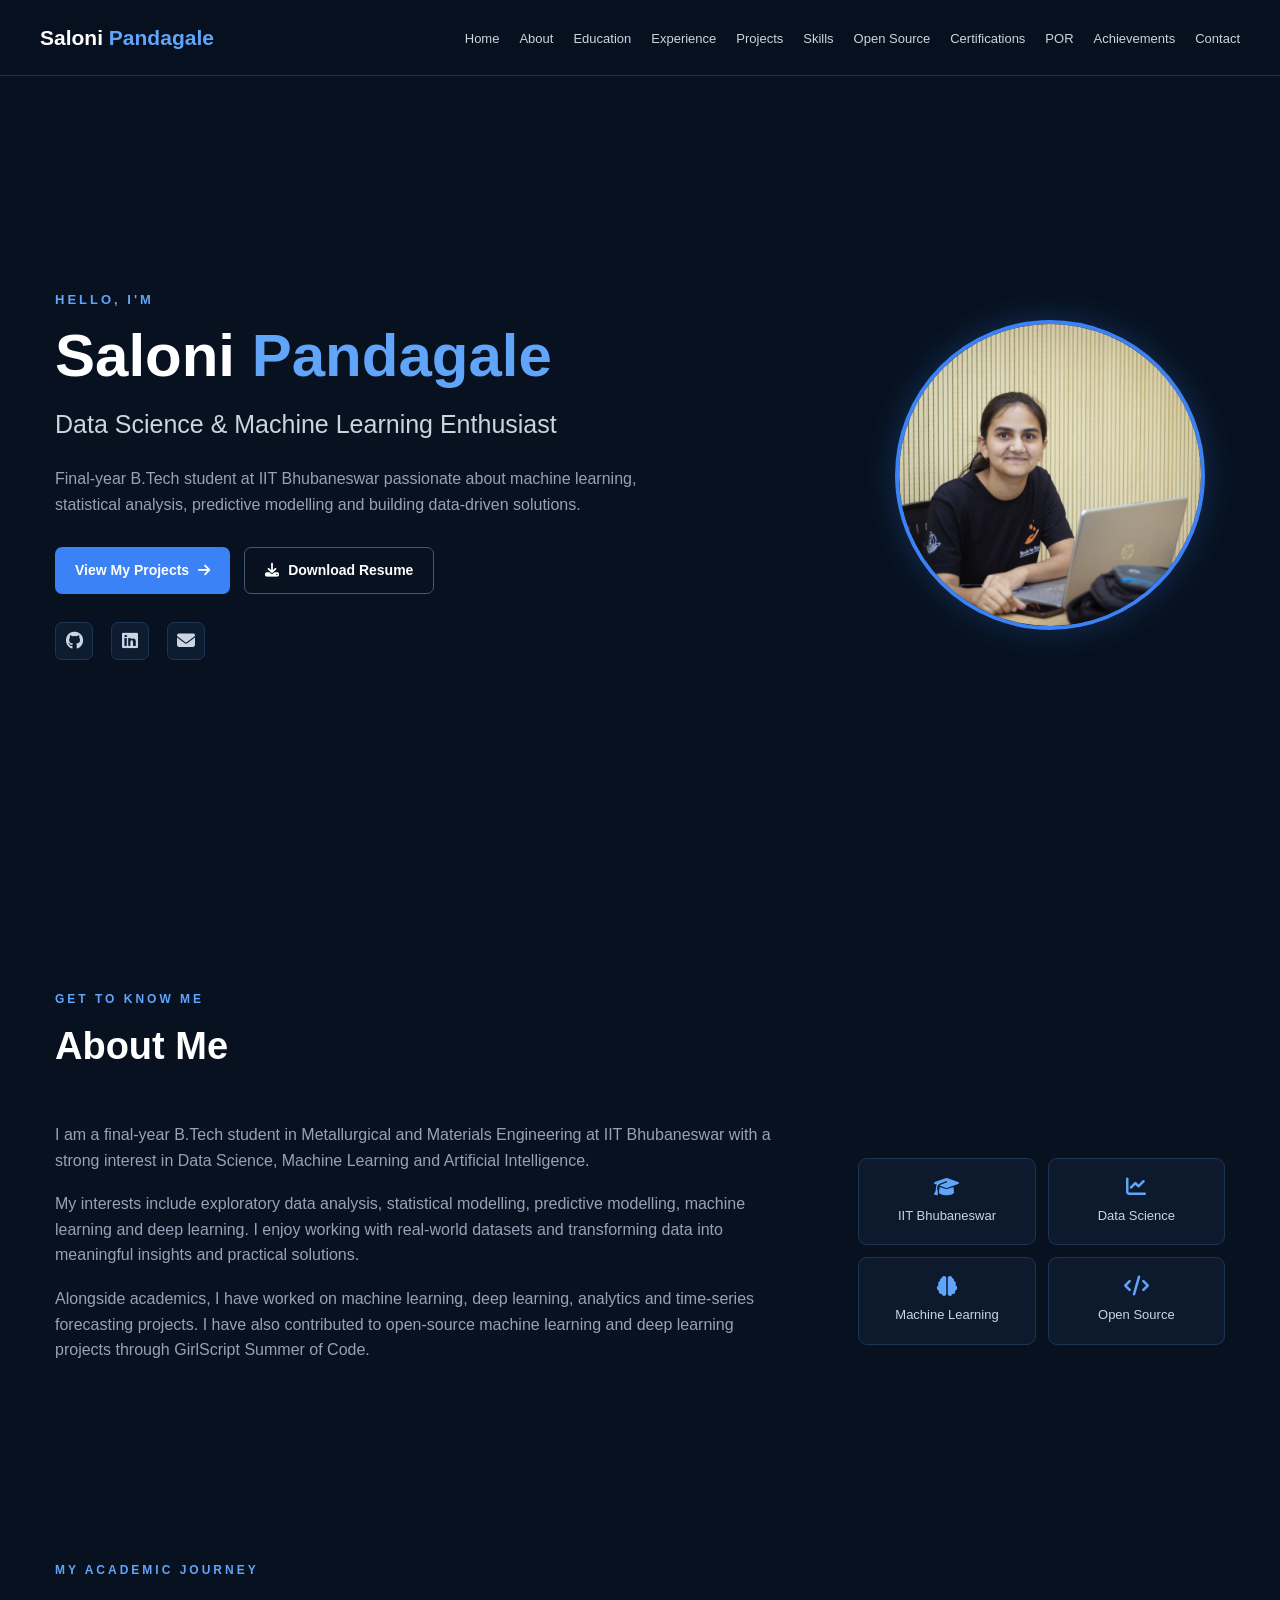
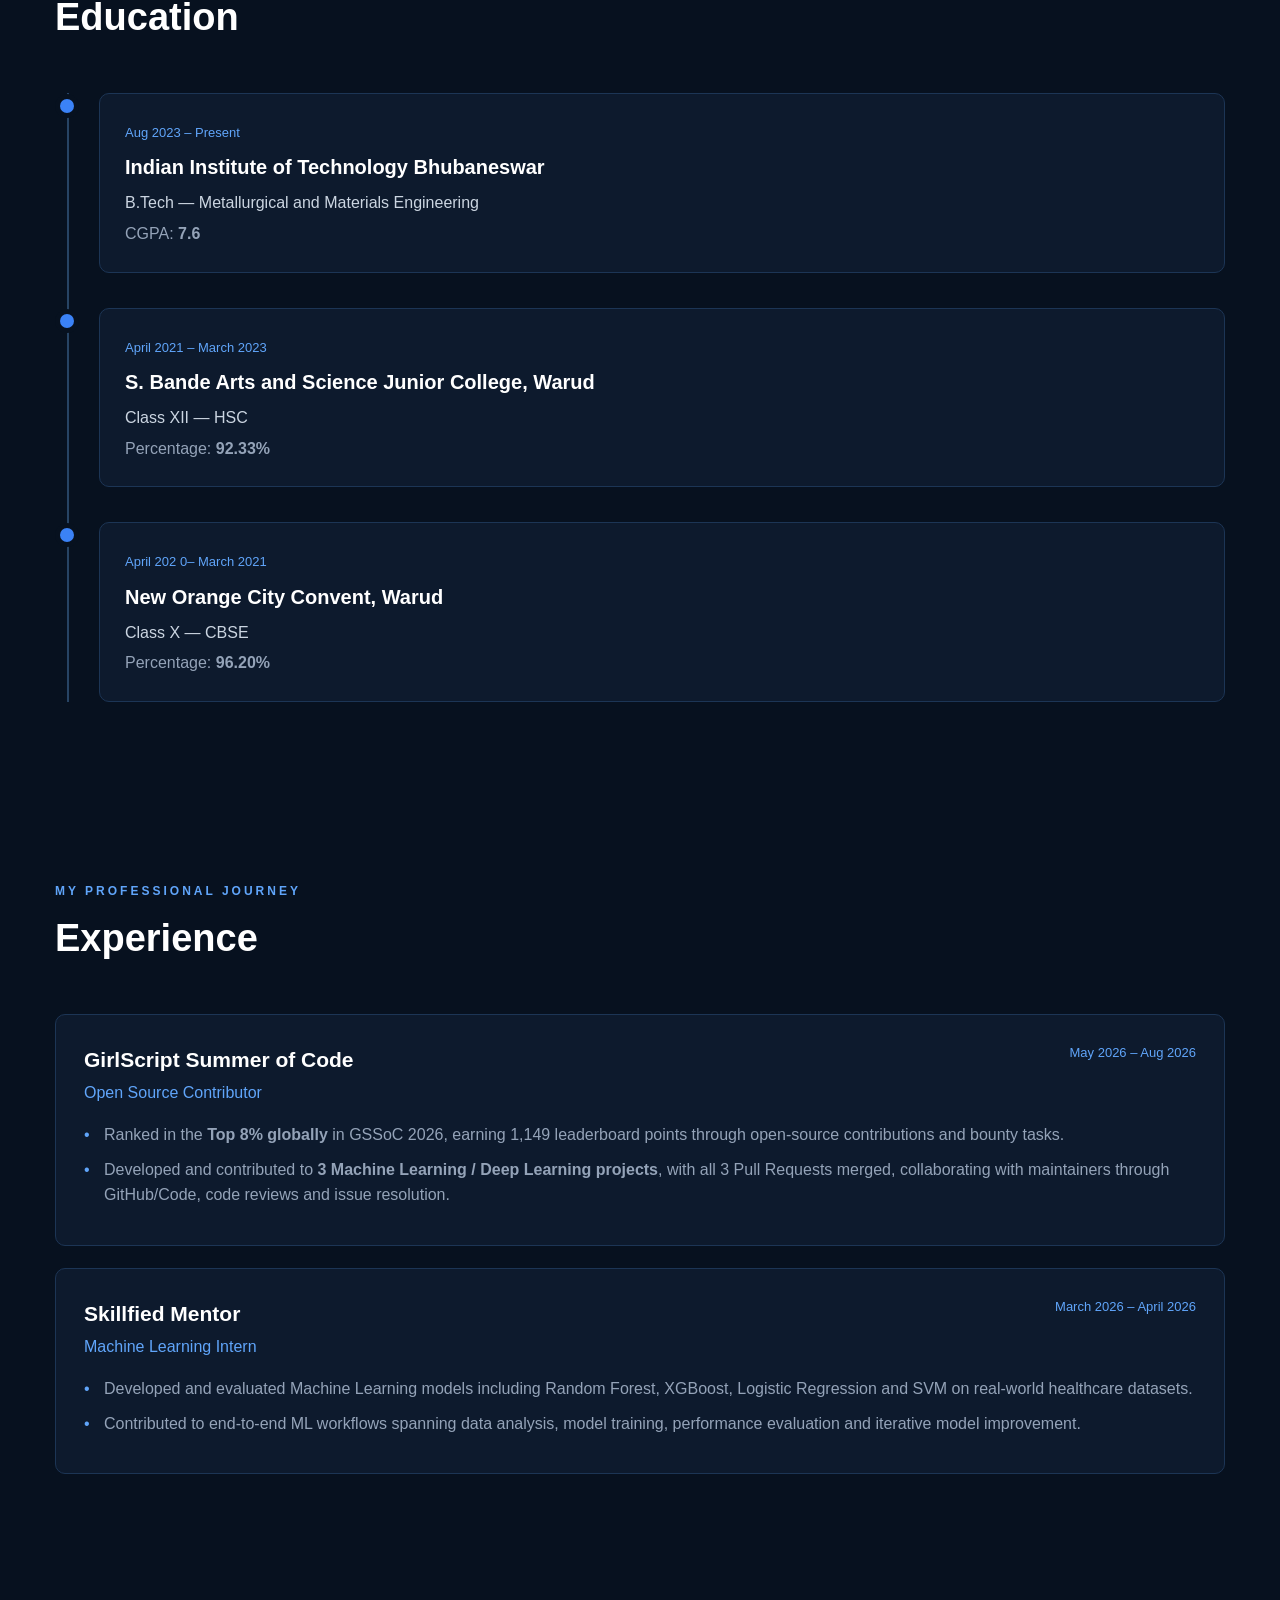
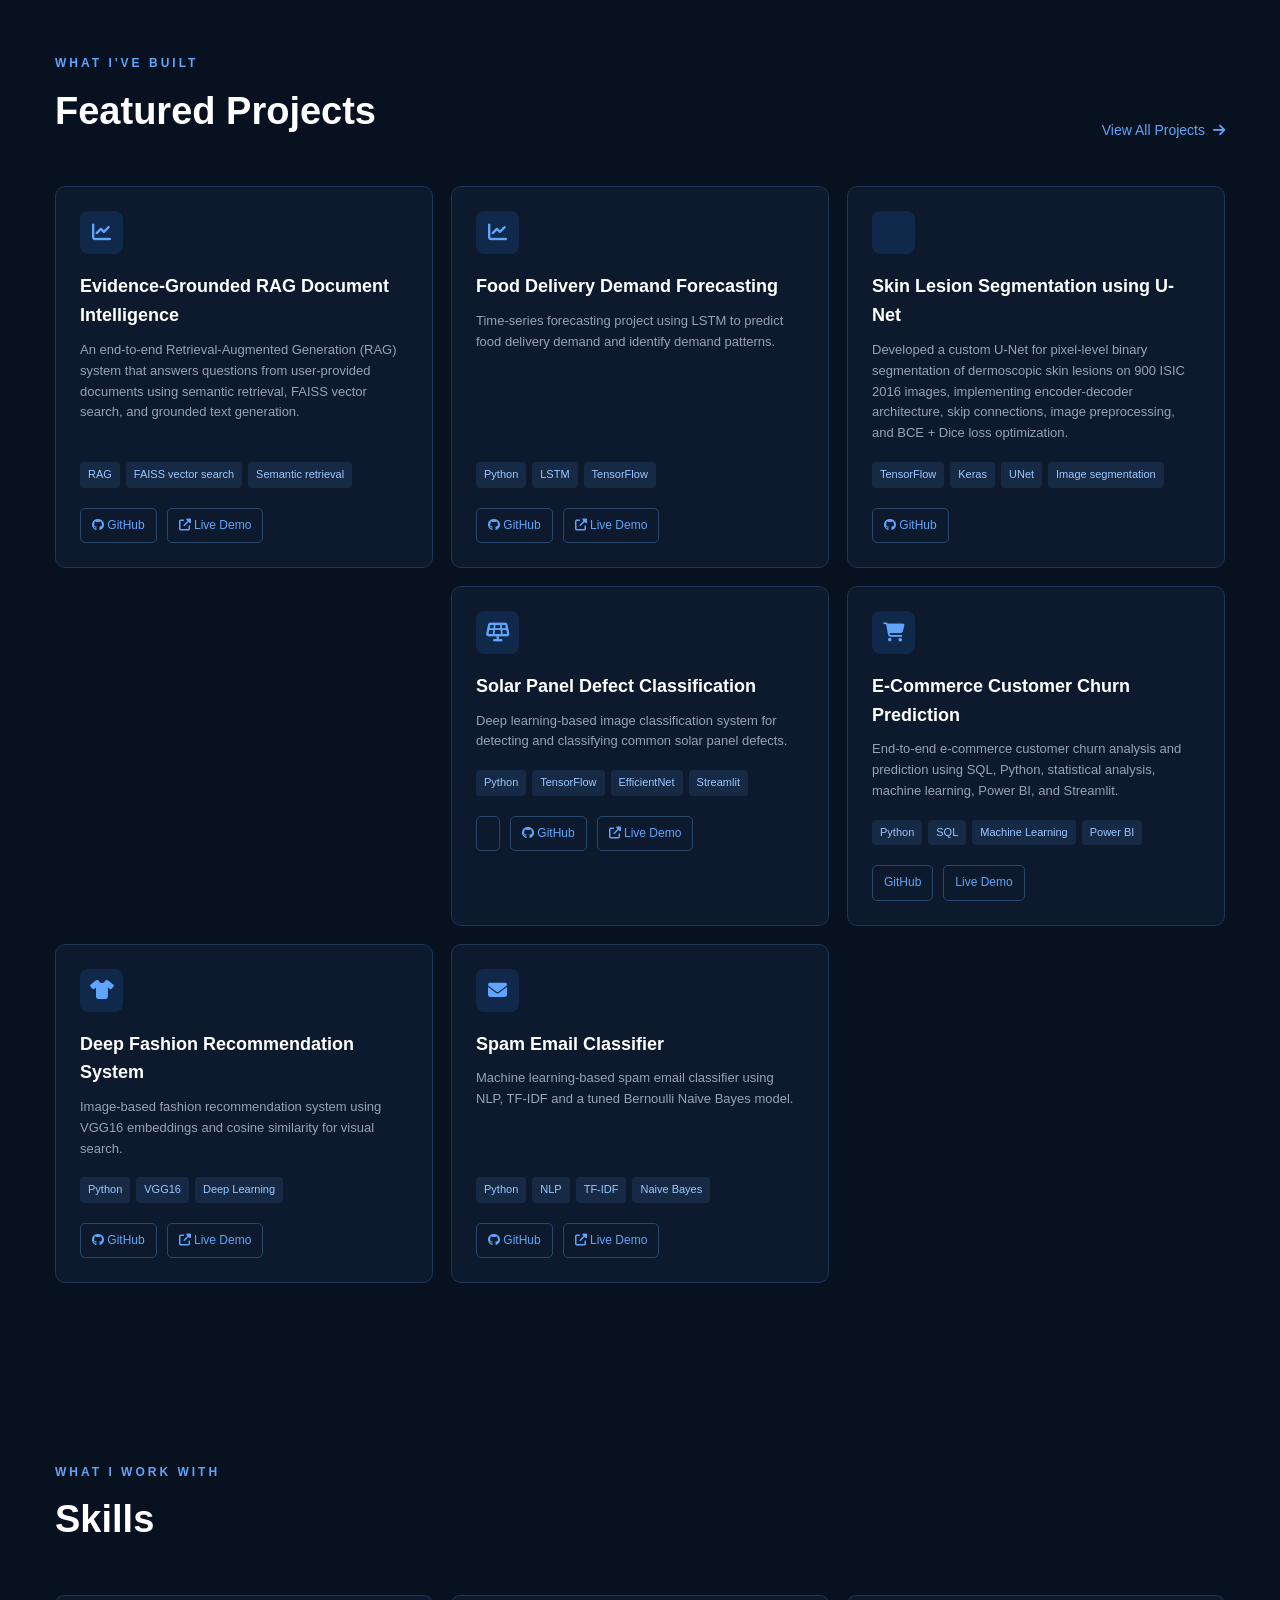
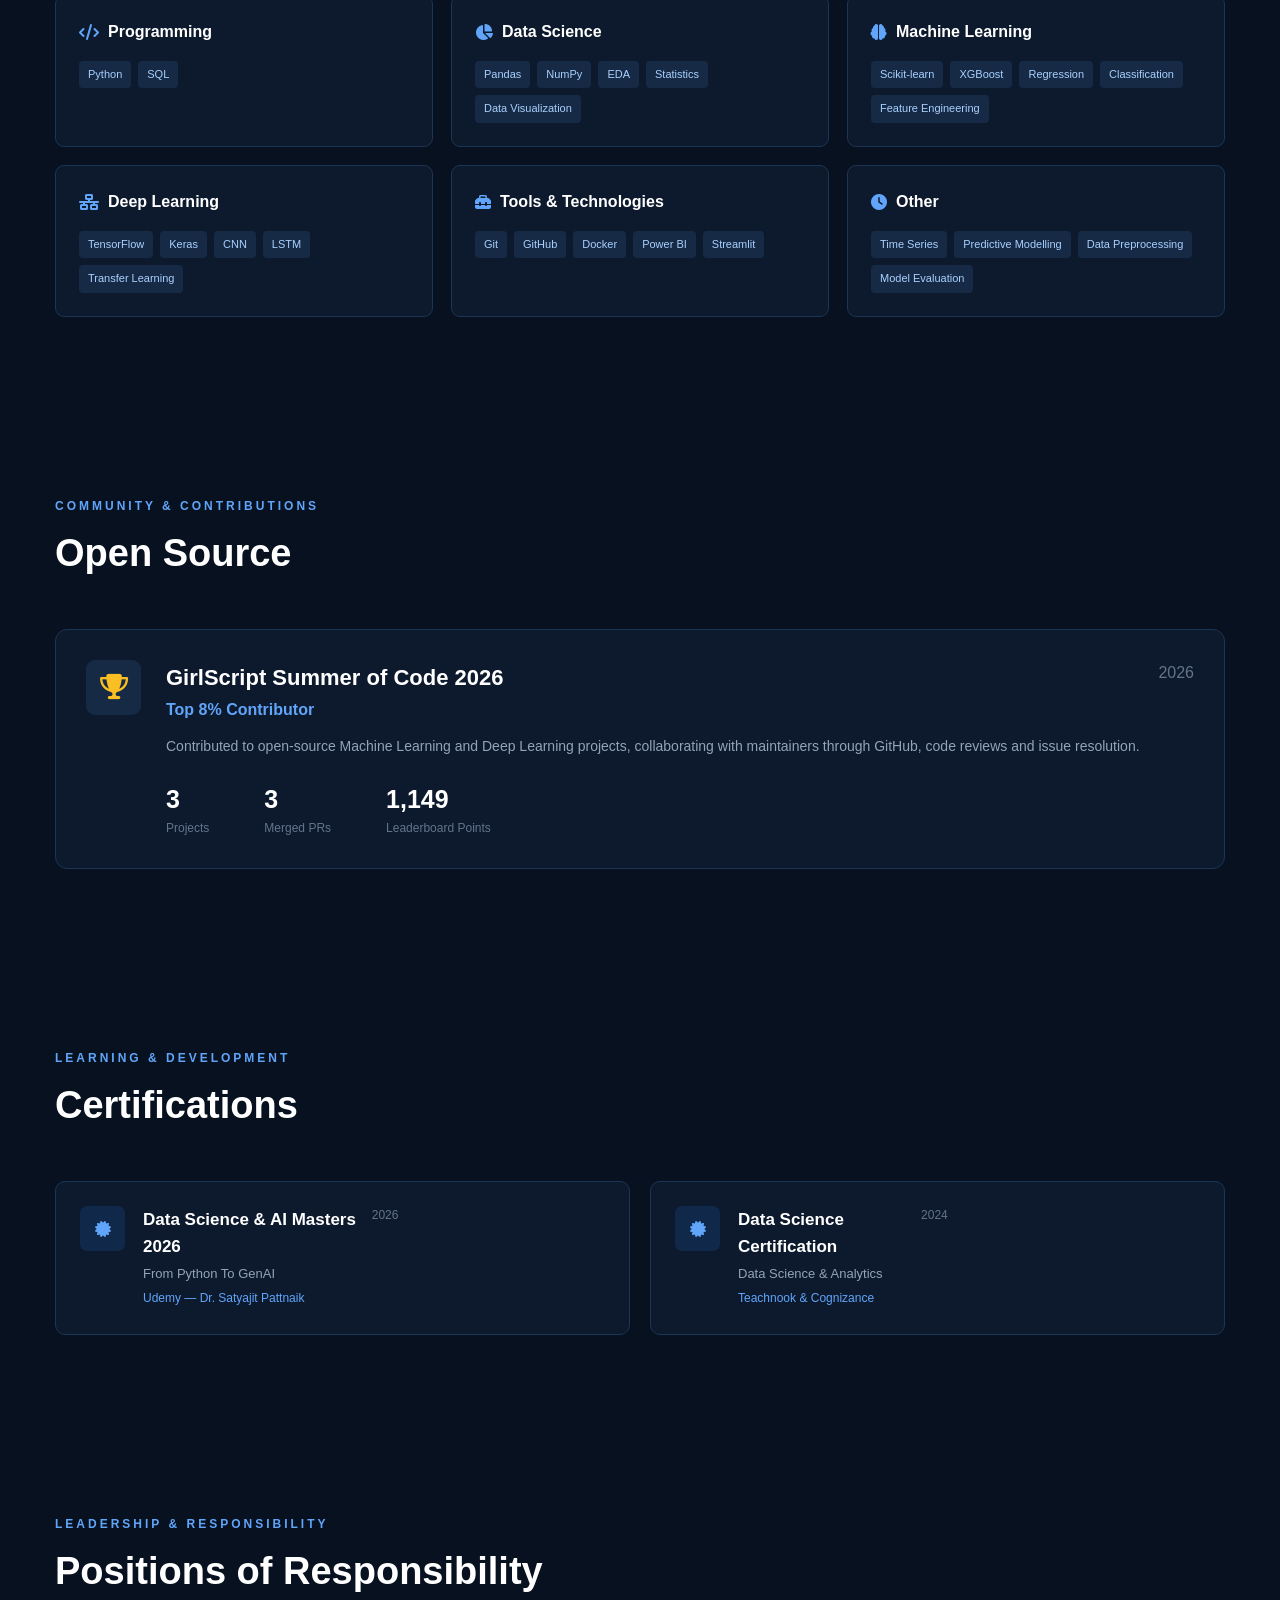
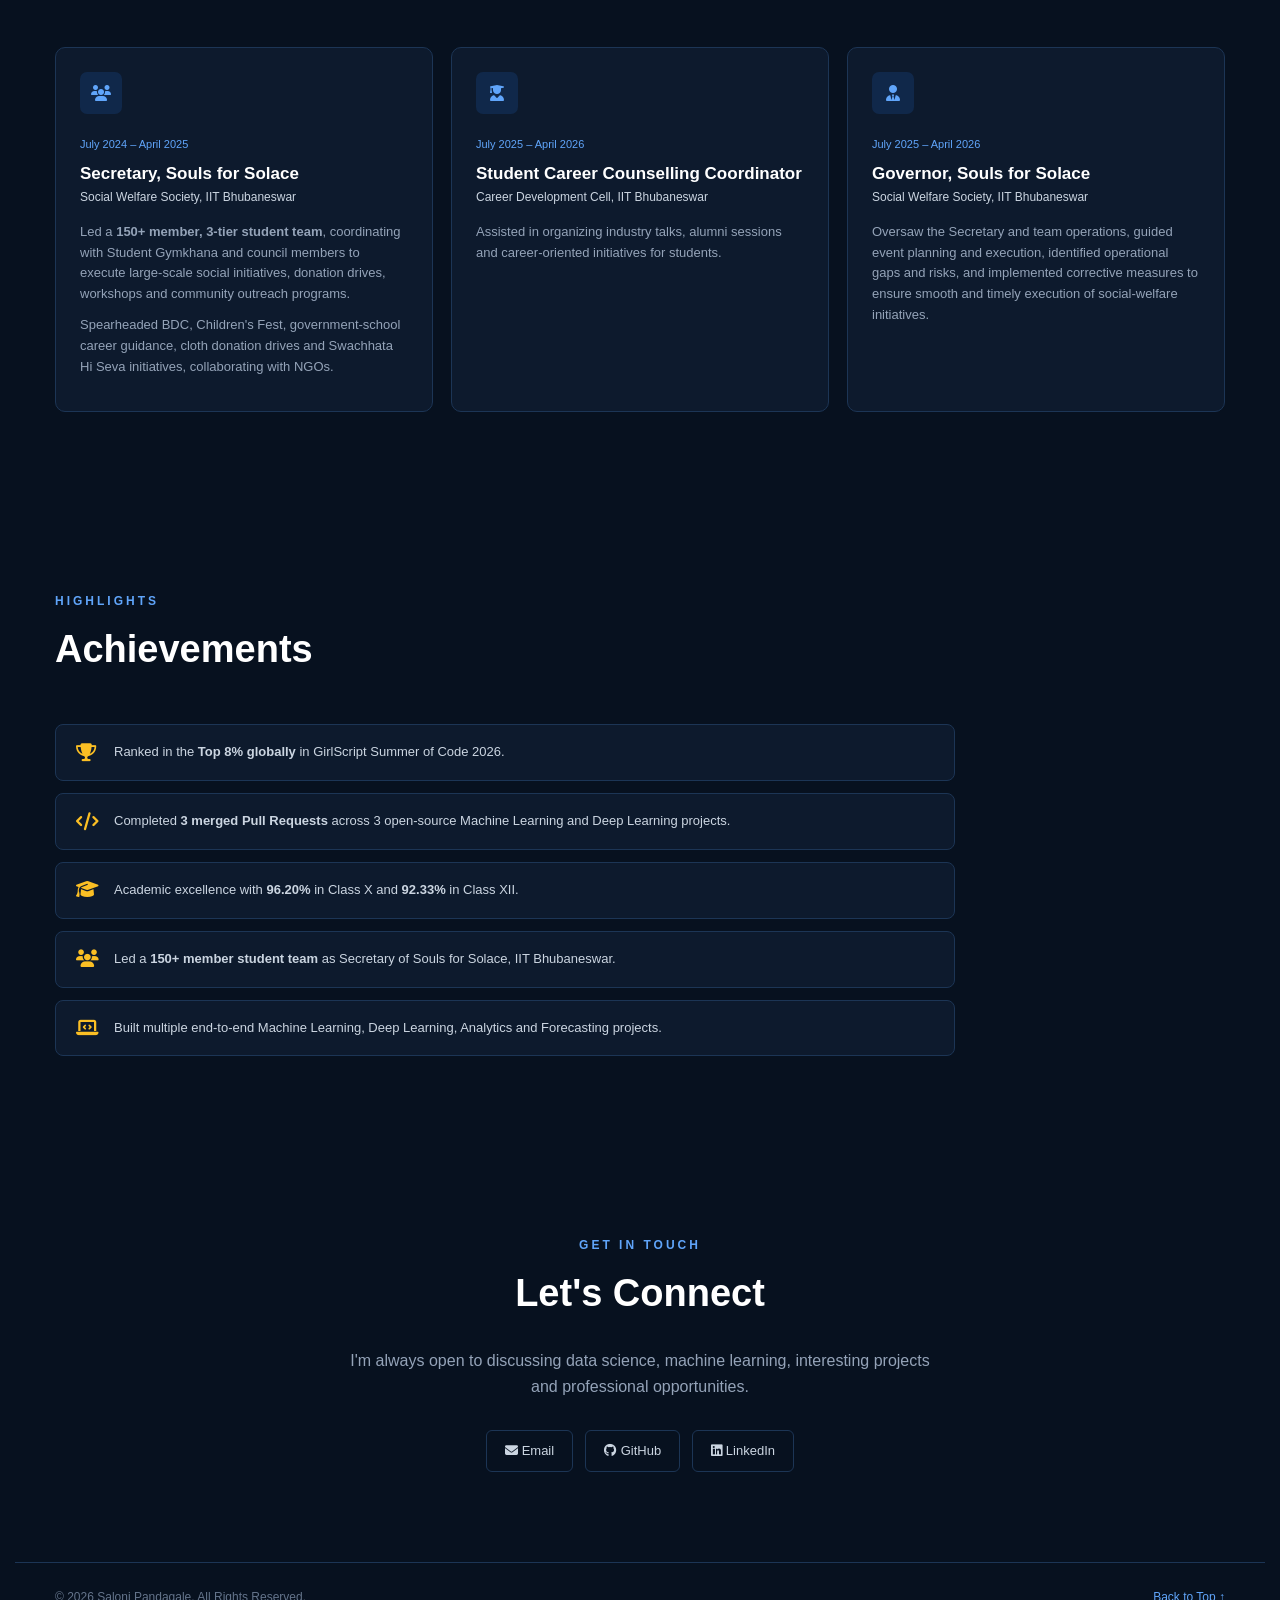
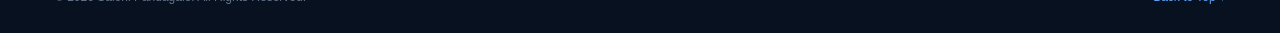
<file: index.html>
<!DOCTYPE html>
<html lang="en">

<head>
    <meta charset="UTF-8">
    <meta name="viewport" content="width=device-width, initial-scale=1.0">

    <title>Saloni Pandagale | Data Science & Machine Learning</title>

    <meta name="description"
        content="Portfolio of Saloni Pandagale - Data Science, Machine Learning and Deep Learning enthusiast.">

    <link rel="stylesheet" href="style.css">

    <!-- Font Awesome -->
    <link rel="stylesheet" href="https://cdnjs.cloudflare.com/ajax/libs/font-awesome/6.5.2/css/all.min.css">
</head>

<body>

    <!-- ================= NAVBAR ================= -->

    <header>
        <nav class="navbar">

            <a href="#home" class="logo">
                Saloni <span>Pandagale</span>
            </a>

            <ul class="nav-links">

                <li><a href="#home">Home</a></li>
                <li><a href="#about">About</a></li>
                <li><a href="#education">Education</a></li>
                <li><a href="#experience">Experience</a></li>
                <li><a href="#projects">Projects</a></li>
                <li><a href="#skills">Skills</a></li>
                <li><a href="#opensource">Open Source</a></li>
                <li><a href="#certifications">Certifications</a></li>
                <li><a href="#por">POR</a></li>
                <li><a href="#achievements">Achievements</a></li>
                <li><a href="#contact">Contact</a></li>

            </ul>

            <div class="menu-toggle">
                <i class="fas fa-bars"></i>
            </div>

        </nav>
    </header>


    <!-- ================= HERO ================= -->

    <section id="home" class="hero">

        <div class="hero-content">

            <p class="small-heading">
                HELLO, I'M
            </p>

            <h1>
                Saloni <span>Pandagale</span>
            </h1>

            <h2>
                Data Science & Machine Learning Enthusiast
            </h2>

            <p class="hero-description">

                Final-year B.Tech student at IIT Bhubaneswar passionate about
                machine learning, statistical analysis, predictive modelling
                and building data-driven solutions.

            </p>

            <div class="hero-buttons">

                <a href="#projects" class="btn primary-btn">
                    View My Projects
                    <i class="fas fa-arrow-right"></i>
                </a>

                <a href="assets/resume.pdf" class="btn secondary-btn" target="_blank">

                    <i class="fas fa-download"></i>
                    Download Resume

                </a>

            </div>


            <div class="social-links">

                <a href="https://github.com/salonipandagale" target="_blank" aria-label="GitHub">

                    <i class="fab fa-github"></i>

                </a>

                <a href="https://www.linkedin.com/in/saloni-pandagale-4010a1296/" target="_blank" aria-label="LinkedIn">

                    <i class="fab fa-linkedin"></i>

                </a>

                <a href="mailto:itsmesaloni29@gmail.com" aria-label="Email">

                    <i class="fas fa-envelope"></i>

                </a>

            </div>

        </div>


        <!-- PROFILE -->

        <div class="hero-image">

            <div class="image-circle">

                <img src="assets/profile.jpeg" alt="Saloni Pandagale">

            </div>

        </div>

    </section>


    <!-- ================= ABOUT ================= -->

    <section id="about" class="section">

        <div class="section-title">

            <p>GET TO KNOW ME</p>

            <h2>About Me</h2>

        </div>


        <div class="about-grid">

            <div class="about-text">

                <p>

                    I am a final-year B.Tech student in Metallurgical and
                    Materials Engineering at IIT Bhubaneswar with a strong
                    interest in Data Science, Machine Learning and Artificial
                    Intelligence.

                </p>

                <p>

                    My interests include exploratory data analysis,
                    statistical modelling, predictive modelling, machine
                    learning and deep learning. I enjoy working with
                    real-world datasets and transforming data into
                    meaningful insights and practical solutions.

                </p>

                <p>

                    Alongside academics, I have worked on machine learning,
                    deep learning, analytics and time-series forecasting
                    projects. I have also contributed to open-source
                    machine learning and deep learning projects through
                    GirlScript Summer of Code.

                </p>

            </div>


            <div class="about-highlights">

                <div class="about-badge">
                    <i class="fas fa-graduation-cap"></i>
                    <span>IIT Bhubaneswar</span>
                </div>

                <div class="about-badge">
                    <i class="fas fa-chart-line"></i>
                    <span>Data Science</span>
                </div>

                <div class="about-badge">
                    <i class="fas fa-brain"></i>
                    <span>Machine Learning</span>
                </div>

                <div class="about-badge">
                    <i class="fas fa-code"></i>
                    <span>Open Source</span>
                </div>

            </div>

        </div>

    </section>


    <!-- ================= EDUCATION ================= -->

    <section id="education" class="section">

        <div class="section-title">

            <p>MY ACADEMIC JOURNEY</p>

            <h2>Education</h2>

        </div>


        <div class="timeline">

            <!-- IIT -->

            <div class="timeline-item">

                <div class="timeline-dot"></div>

                <div class="timeline-content">

                    <span class="date">
                        Aug 2023 – Present
                    </span>

                    <h3>
                        Indian Institute of Technology Bhubaneswar
                    </h3>

                    <h4>
                        B.Tech — Metallurgical and Materials Engineering
                    </h4>

                    <p>
                        CGPA: <strong>7.6</strong>
                    </p>

                </div>

            </div>


            <!-- XII -->

            <div class="timeline-item">

                <div class="timeline-dot"></div>

                <div class="timeline-content">

                    <span class="date">
                        April 2021 – March 2023
                    </span>

                    <h3>
                        S. Bande Arts and Science Junior College, Warud
                    </h3>

                    <h4>
                        Class XII — HSC
                    </h4>

                    <p>
                        Percentage: <strong>92.33%</strong>
                    </p>

                </div>

            </div>


            <!-- X -->

            <div class="timeline-item">

                <div class="timeline-dot"></div>

                <div class="timeline-content">

                    <span class="date">
                        April 202 0– March 2021
                    </span>

                    <h3>
                        New Orange City Convent, Warud
                    </h3>

                    <h4>
                        Class X — CBSE
                    </h4>

                    <p>
                        Percentage: <strong>96.20%</strong>
                    </p>

                </div>

            </div>

        </div>

    </section>


    <!-- ================= EXPERIENCE ================= -->

    <section id="experience" class="section">

        <div class="section-title">

            <p>MY PROFESSIONAL JOURNEY</p>

            <h2>Experience</h2>

        </div>


        <div class="experience-container">


            <!-- GSSOC -->

            <div class="experience-card">

                <div class="experience-header">

                    <div>

                        <h3>
                            GirlScript Summer of Code
                        </h3>

                        <h4>
                            Open Source Contributor
                        </h4>

                    </div>

                    <span class="date">
                        May 2026 – Aug 2026
                    </span>

                </div>


                <ul>

                    <li>
                        Ranked in the <strong>Top 8% globally</strong> in
                        GSSoC 2026, earning 1,149 leaderboard points
                        through open-source contributions and bounty tasks.
                    </li>

                    <li>
                        Developed and contributed to
                        <strong>3 Machine Learning / Deep Learning projects</strong>,
                        with all 3 Pull Requests merged, collaborating with
                        maintainers through GitHub/Code, code reviews and
                        issue resolution.
                    </li>

                </ul>

            </div>


            <!-- SKILLIFIED -->

            <div class="experience-card">

                <div class="experience-header">

                    <div>

                        <h3>
                            Skillfied Mentor
                        </h3>

                        <h4>
                            Machine Learning Intern
                        </h4>

                    </div>

                    <span class="date">
                        March 2026 – April 2026
                    </span>

                </div>


                <ul>

                    <li>
                        Developed and evaluated Machine Learning models
                        including Random Forest, XGBoost, Logistic Regression
                        and SVM on real-world healthcare datasets.
                    </li>

                    <li>
                        Contributed to end-to-end ML workflows spanning
                        data analysis, model training, performance evaluation
                        and iterative model improvement.
                    </li>

                </ul>

            </div>

        </div>

    </section>


    <!-- ================= FEATURED PROJECTS ================= -->

    <section id="projects" class="section">

        <div class="section-title-row">

            <div class="section-title">

                <p>WHAT I'VE BUILT</p>

                <h2>Featured Projects</h2>

            </div>

            <a href="projects.html" class="view-all">
                View All Projects
                <i class="fas fa-arrow-right"></i>
            </a>

        </div>


        <div class="projects-grid">

            <!-- PROJECT 3 -->

            <div class="project-card">

                <div class="project-icon">
                    <i class="fas fa-chart-line"></i>
                </div>

                <h3>
                    Evidence-Grounded RAG Document Intelligence
                </h3>

                <p>
                    An end-to-end Retrieval-Augmented Generation (RAG) system 
                    that answers questions from user-provided documents using semantic retrieval, FAISS vector search, and grounded text generation.
                </p>

                <div class="tech-stack">

                    <span>RAG</span>
                    <span>FAISS vector search</span>
                    <span>Semantic retrieval</span>

                </div>

                <div class="project-links">

                    <a href="https://github.com/salonipandagale/Evidence-Grounded-RAG-Document-Intelligence"
                        target="_blank">

                        <i class="fab fa-github"></i>
                        GitHub

                    </a>
                    <a href="https://evidence-grounded-rag-document.onrender.com/" target="_blank">

                        <i class="fas fa-external-link-alt"></i>
                        Live Demo

                    </a>

                </div>

            </div>

            <!-- PROJECT 3 -->

            <div class="project-card">

                <div class="project-icon">
                    <i class="fas fa-chart-line"></i>
                </div>

                <h3>
                    Food Delivery Demand Forecasting
                </h3>

                <p>
                    Time-series forecasting project using LSTM to predict
                    food delivery demand and identify demand patterns.
                </p>

                <div class="tech-stack">

                    <span>Python</span>
                    <span>LSTM</span>
                    <span>TensorFlow</span>

                </div>

                <div class="project-links">

                    <a href="https://github.com/salonipandagale/Food-Demand-Forecasting-LSTM"
                        target="_blank">

                        <i class="fab fa-github"></i>
                        GitHub

                    </a>
                    <a href="https://food-demand-forecasting-lstm.onrender.com/" target="_blank">

                        <i class="fas fa-external-link-alt"></i>
                        Live Demo

                    </a>

                </div>

            </div>


            <div class="project-card">

                <div class="project-icon">
                    <i class="fas fa-skin"></i>
                </div>

                <h3>
                    Skin Lesion Segmentation using U-Net
                </h3>

                <p>

                    Developed a custom U-Net for pixel-level binary segmentation 
                    of dermoscopic skin lesions on 900 ISIC 2016 images, 
                    implementing encoder-decoder architecture, skip connections, 
                    image preprocessing, and BCE + Dice loss optimization.
                </p>

                <div class="tech-stack">

                    <span>TensorFlow</span>
                    <span>Keras</span>
                    <span>UNet</span>
                    <span>Image segmentation</span>

                </div>

                <div class="project-links">

                    <a href="https://github.com/salonipandagale/Skin-Lesion-Segmentation-UNet" target="_blank">

                        <i class="fab fa-github"></i>
                        GitHub

                </div>

            </div>


            <!-- PROJECT 1 -->

            <div class="project-card">

                <div class="project-icon">
                    <i class="fas fa-solar-panel"></i>
                </div>

                <h3>
                    Solar Panel Defect Classification
                </h3>

                <p>
                    Deep learning-based image classification system for
                    detecting and classifying common solar panel defects.
                </p>

                <div class="tech-stack">

                    <span>Python</span>
                    <span>TensorFlow</span>
                    <span>EfficientNet</span>
                    <span>Streamlit</span>

                </div>

                <div class="project-links">

                    <a href="https://github.com/salonipandagale/Solar-Panel-Defect-Classification" target="_blank">

                        <i class="fab fa-github"></i>
                        GitHub

                    </a>

                    <a href="https://solar-panel-defect-classification-1.onrender.com/" target="_blank">

                        <i class="fas fa-external-link-alt"></i>
                        Live Demo

                    </a>

                </div>

            </div>


            <!-- PROJECT 2 -->

            <div class="project-card">
                <div class="project-icon">
                    <i class="fas fa-cart-shopping"></i>
                </div>
                <div class="project-header">
                    <h3>E-Commerce Customer Churn Prediction</h3>
                </div>

                <p>
                    End-to-end e-commerce customer churn analysis and prediction using
                    SQL, Python, statistical analysis, machine learning, Power BI,
                    and Streamlit.
                </p>

                <div class="tech-stack">
                    <span>Python</span>
                    <span>SQL</span>
                    <span>Machine Learning</span>
                    <span>Power BI</span>
                    
                </div>

                <div class="project-links">
                        <a href="https://github.com/salonipandagale/E-Commerce-Customer-Churn-Prediction"
                            target="_blank">
                            GitHub
                        </a>

                        <a href="https://e-commerce-customer-churn-prediction-pqmy.onrender.com/" target="_blank">
                            Live Demo
                        </a>
                </div>
            </div>


            


            <!-- PROJECT 4 -->

            <div class="project-card">

                <div class="project-icon">
                    <i class="fas fa-shirt"></i>
                </div>

                <h3>
                    Deep Fashion Recommendation System
                </h3>

                <p>
                    Image-based fashion recommendation system using VGG16
                    embeddings and cosine similarity for visual search.
                </p>

                <div class="tech-stack">

                    <span>Python</span>
                    <span>VGG16</span>
                    <span>Deep Learning</span>

                </div>

                <div class="project-links">

                    <a href="https://github.com/salonipandagale/Deep-fashion-recommendation-system" target="_blank">

                        <i class="fab fa-github"></i>
                        GitHub

                    </a>
                    <a href="https://deep-fashion-recommendation-system.onrender.com/" target="_blank">

                        <i class="fas fa-external-link-alt"></i>
                        Live Demo

                    </a>

                </div>

            </div>


            <!-- PROJECT 5 -->

            <div class="project-card">

                <div class="project-icon">
                    <i class="fas fa-envelope"></i>
                </div>

                <h3>
                    Spam Email Classifier
                </h3>

                <p>
                    Machine learning-based spam email classifier using
                    NLP, TF-IDF and a tuned Bernoulli Naive Bayes model.
                </p>

                <div class="tech-stack">

                    <span>Python</span>
                    <span>NLP</span>
                    <span>TF-IDF</span>
                    <span>Naive Bayes</span>

                </div>

                <div class="project-links">

                    <a href="https://github.com/salonipandagale/Spam-Email-Classifier" target="_blank">

                        <i class="fab fa-github"></i>
                        GitHub

                    </a>
                    <a href="https://spam-email-classifier-04uw.onrender.com/" target="_blank">

                        <i class="fas fa-external-link-alt"></i>
                        Live Demo

                    </a>

                </div>

            </div>


            <!-- PROJECT 6 -->


        </div>

    </section>


    <!-- ================= SKILLS ================= -->

    <section id="skills" class="section">

        <div class="section-title">

            <p>WHAT I WORK WITH</p>

            <h2>Skills</h2>

        </div>


        <div class="skills-container">


            <div class="skill-category">

                <h3>
                    <i class="fas fa-code"></i>
                    Programming
                </h3>

                <div class="skill-list">

                    <span>Python</span>
                    <span>SQL</span>

                </div>

            </div>


            <div class="skill-category">

                <h3>
                    <i class="fas fa-chart-pie"></i>
                    Data Science
                </h3>

                <div class="skill-list">

                    <span>Pandas</span>
                    <span>NumPy</span>
                    <span>EDA</span>
                    <span>Statistics</span>
                    <span>Data Visualization</span>

                </div>

            </div>


            <div class="skill-category">

                <h3>
                    <i class="fas fa-brain"></i>
                    Machine Learning
                </h3>

                <div class="skill-list">

                    <span>Scikit-learn</span>
                    <span>XGBoost</span>
                    <span>Regression</span>
                    <span>Classification</span>
                    <span>Feature Engineering</span>

                </div>

            </div>


            <div class="skill-category">

                <h3>
                    <i class="fas fa-network-wired"></i>
                    Deep Learning
                </h3>

                <div class="skill-list">

                    <span>TensorFlow</span>
                    <span>Keras</span>
                    <span>CNN</span>
                    <span>LSTM</span>
                    <span>Transfer Learning</span>

                </div>

            </div>


            <div class="skill-category">

                <h3>
                    <i class="fas fa-toolbox"></i>
                    Tools & Technologies
                </h3>

                <div class="skill-list">

                    <span>Git</span>
                    <span>GitHub</span>
                    <span>Docker</span>
                    <span>Power BI</span>
                    <span>Streamlit</span>

                </div>

            </div>


            <div class="skill-category">

                <h3>
                    <i class="fas fa-clock"></i>
                    Other
                </h3>

                <div class="skill-list">

                    <span>Time Series</span>
                    <span>Predictive Modelling</span>
                    <span>Data Preprocessing</span>
                    <span>Model Evaluation</span>

                </div>

            </div>

        </div>

    </section>


    <!-- ================= OPEN SOURCE ================= -->

    <section id="opensource" class="section">

        <div class="section-title">

            <p>COMMUNITY & CONTRIBUTIONS</p>

            <h2>Open Source</h2>

        </div>


        <div class="opensource-card">

            <div class="opensource-icon">
                <i class="fas fa-trophy"></i>
            </div>

            <div class="opensource-content">

                <div class="opensource-header">

                    <div>

                        <h3>
                            GirlScript Summer of Code 2026
                        </h3>

                        <p class="highlight">
                            Top 8% Contributor
                        </p>

                    </div>

                    <span class="opensource-year">
                        2026
                    </span>

                </div>


                <p>

                    Contributed to open-source Machine Learning and
                    Deep Learning projects, collaborating with maintainers
                    through GitHub, code reviews and issue resolution.

                </p>


                <div class="opensource-stats">

                    <div>
                        <strong>3</strong>
                        <span>Projects</span>
                    </div>

                    <div>
                        <strong>3</strong>
                        <span>Merged PRs</span>
                    </div>

                    <div>
                        <strong>1,149</strong>
                        <span>Leaderboard Points</span>
                    </div>

                </div>

            </div>

        </div>

    </section>


    <!-- ================= CERTIFICATIONS ================= -->

    <section id="certifications" class="section">

        <div class="section-title">

            <p>LEARNING & DEVELOPMENT</p>

            <h2>Certifications</h2>

        </div>


        <div class="certifications-grid">


            <div class="certification-card">

                <div class="cert-icon">
                    <i class="fas fa-certificate"></i>
                </div>

                <div>

                    <span class="cert-year">
                        2026
                    </span>

                    <h3>
                        Data Science & AI Masters 2026
                    </h3>

                    <p>
                        From Python To GenAI
                    </p>

                    <span class="cert-provider">
                        Udemy — Dr. Satyajit Pattnaik
                    </span>

                </div>

            </div>


            <div class="certification-card">

                <div class="cert-icon">
                    <i class="fas fa-certificate"></i>
                </div>

                <div>

                    <span class="cert-year">
                        2024
                    </span>

                    <h3>
                        Data Science Certification
                    </h3>

                    <p>
                        Data Science & Analytics
                    </p>

                    <span class="cert-provider">
                        Teachnook & Cognizance
                    </span>

                </div>

            </div>

        </div>

    </section>


    <!-- ================= POR ================= -->

    <section id="por" class="section">

        <div class="section-title">

            <p>LEADERSHIP & RESPONSIBILITY</p>

            <h2>Positions of Responsibility</h2>

        </div>


        <div class="por-grid">


            <!-- SECRETARY -->

            <div class="por-card">

                <div class="por-icon">
                    <i class="fas fa-users"></i>
                </div>

                <span class="por-date">
                    July 2024 – April 2025
                </span>

                <h3>
                    Secretary, Souls for Solace
                </h3>

                <h4>
                    Social Welfare Society, IIT Bhubaneswar
                </h4>

                <p>

                    Led a <strong>150+ member, 3-tier student team</strong>,
                    coordinating with Student Gymkhana and council members
                    to execute large-scale social initiatives, donation
                    drives, workshops and community outreach programs.

                </p>

                <p>

                    Spearheaded BDC, Children's Fest, government-school
                    career guidance, cloth donation drives and
                    Swachhata Hi Seva initiatives, collaborating with NGOs.

                </p>

            </div>


            <!-- CAREER -->

            <div class="por-card">

                <div class="por-icon">
                    <i class="fas fa-user-graduate"></i>
                </div>

                <span class="por-date">
                    July 2025 – April 2026
                </span>

                <h3>
                    Student Career Counselling Coordinator
                </h3>

                <h4>
                    Career Development Cell, IIT Bhubaneswar
                </h4>

                <p>

                    Assisted in organizing industry talks, alumni sessions
                    and career-oriented initiatives for students.

                </p>

            </div>


            <!-- GOVERNOR -->

            <div class="por-card">

                <div class="por-icon">
                    <i class="fas fa-user-tie"></i>
                </div>

                <span class="por-date">
                    July 2025 – April 2026
                </span>

                <h3>
                    Governor, Souls for Solace
                </h3>

                <h4>
                    Social Welfare Society, IIT Bhubaneswar
                </h4>

                <p>

                    Oversaw the Secretary and team operations, guided event
                    planning and execution, identified operational gaps and
                    risks, and implemented corrective measures to ensure
                    smooth and timely execution of social-welfare initiatives.

                </p>

            </div>

        </div>

    </section>


    <!-- ================= ACHIEVEMENTS ================= -->

    <section id="achievements" class="section">

        <div class="section-title">

            <p>HIGHLIGHTS</p>

            <h2>Achievements</h2>

        </div>


        <div class="achievement-list">


            <div class="achievement">

                <i class="fas fa-trophy"></i>

                <p>
                    Ranked in the <strong>Top 8% globally</strong> in
                    GirlScript Summer of Code 2026.
                </p>

            </div>


            <div class="achievement">

                <i class="fas fa-code"></i>

                <p>
                    Completed <strong>3 merged Pull Requests</strong>
                    across 3 open-source Machine Learning and Deep Learning
                    projects.
                </p>

            </div>


            <div class="achievement">

                <i class="fas fa-graduation-cap"></i>

                <p>
                    Academic excellence with <strong>96.20%</strong> in
                    Class X and <strong>92.33%</strong> in Class XII.
                </p>

            </div>


            <div class="achievement">

                <i class="fas fa-users"></i>

                <p>
                    Led a <strong>150+ member student team</strong> as
                    Secretary of Souls for Solace, IIT Bhubaneswar.
                </p>

            </div>


            <div class="achievement">

                <i class="fas fa-laptop-code"></i>

                <p>
                    Built multiple end-to-end Machine Learning,
                    Deep Learning, Analytics and Forecasting projects.
                </p>

            </div>

        </div>

    </section>


    <!-- ================= CONTACT ================= -->

    <section id="contact" class="section contact-section">

        <div class="section-title">

            <p>GET IN TOUCH</p>

            <h2>Let's Connect</h2>

        </div>


        <p class="contact-description">

            I'm always open to discussing data science, machine learning,
            interesting projects and professional opportunities.

        </p>


        <div class="contact-links">

            <a href="mailto:itsmesaloni29@gmail.com">

                <i class="fas fa-envelope"></i>
                Email

            </a>


            <a href="https://github.com/salonipandagale" target="_blank">

                <i class="fab fa-github"></i>
                GitHub

            </a>


            <a href="https://www.linkedin.com/in/saloni-pandagale-4010a1296/" target="_blank">

                <i class="fab fa-linkedin"></i>
                LinkedIn

            </a>

        </div>

    </section>


    <!-- ================= FOOTER ================= -->

    <footer>

        <p>
            © 2026 Saloni Pandagale. All Rights Reserved.
        </p>

        <a href="#home">
            Back to Top ↑
        </a>

    </footer>


    <script src="script.js"></script>

</body>

</html>
</file>
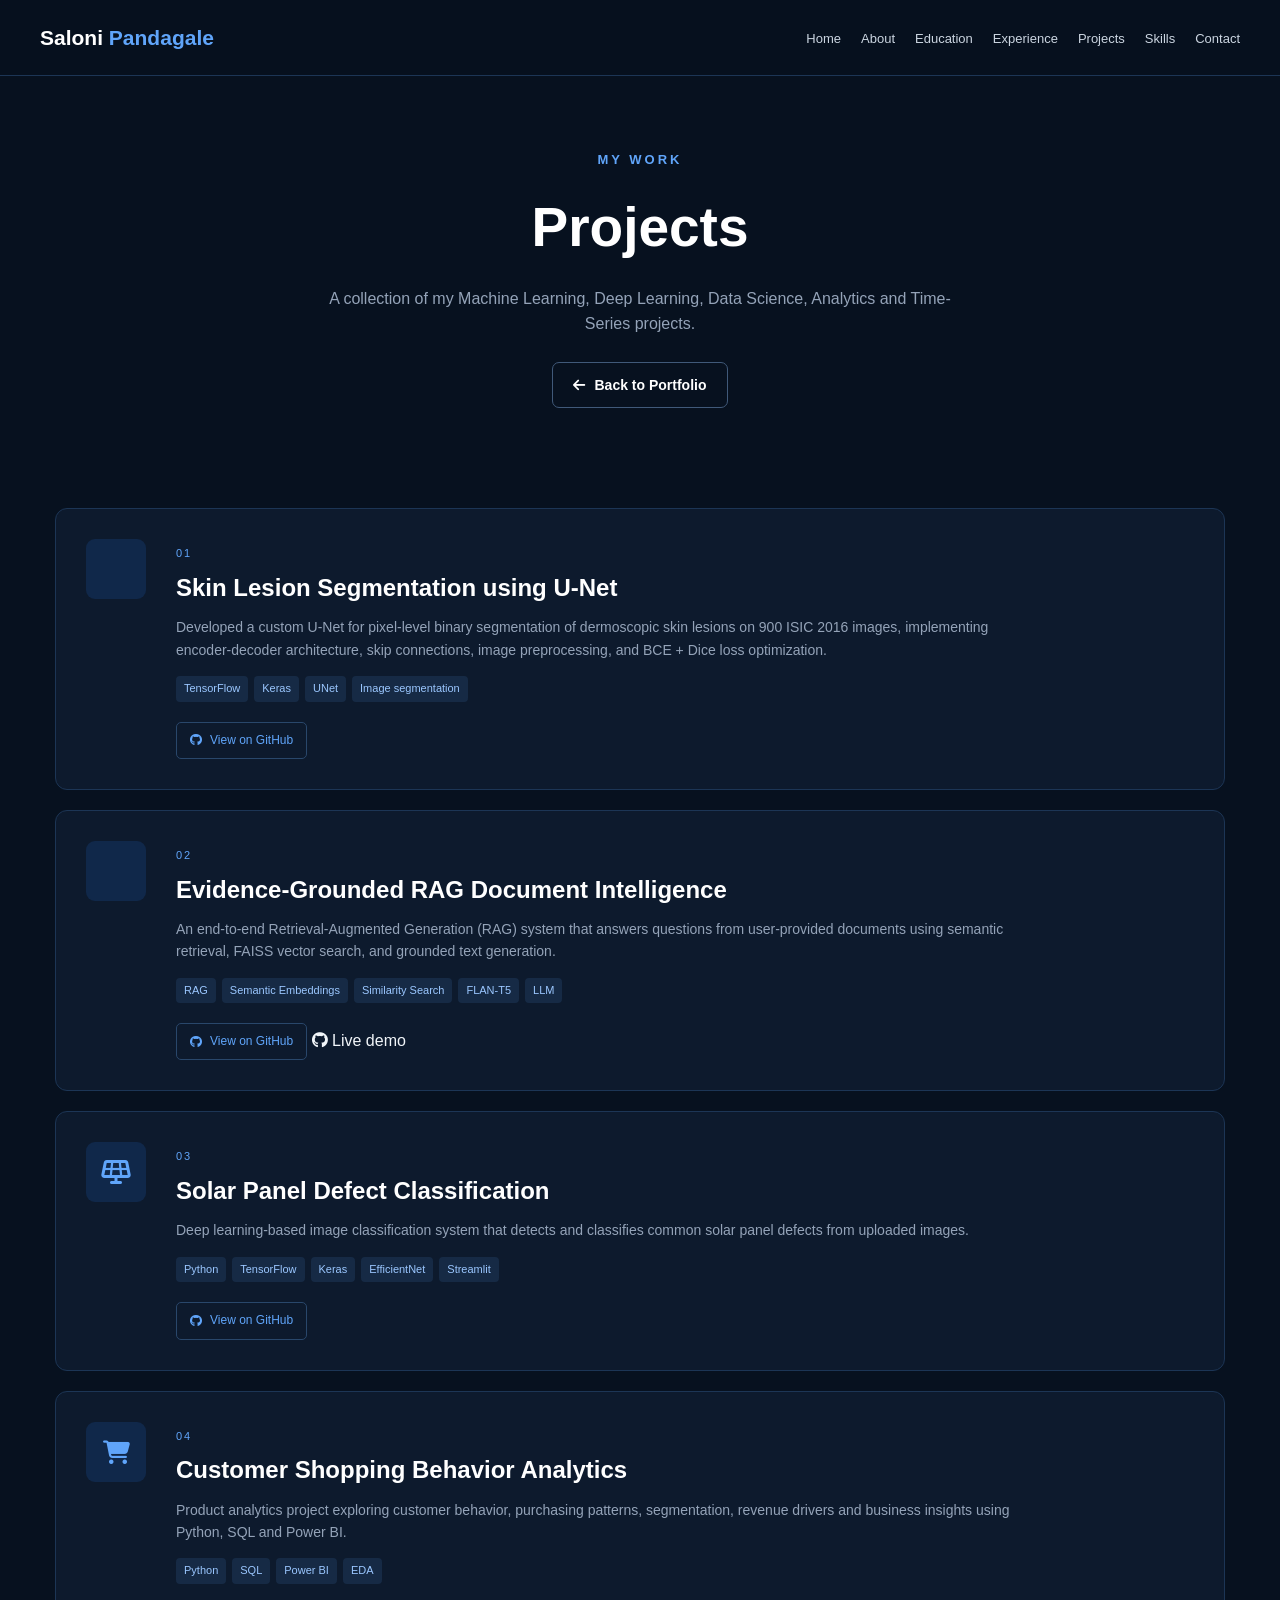
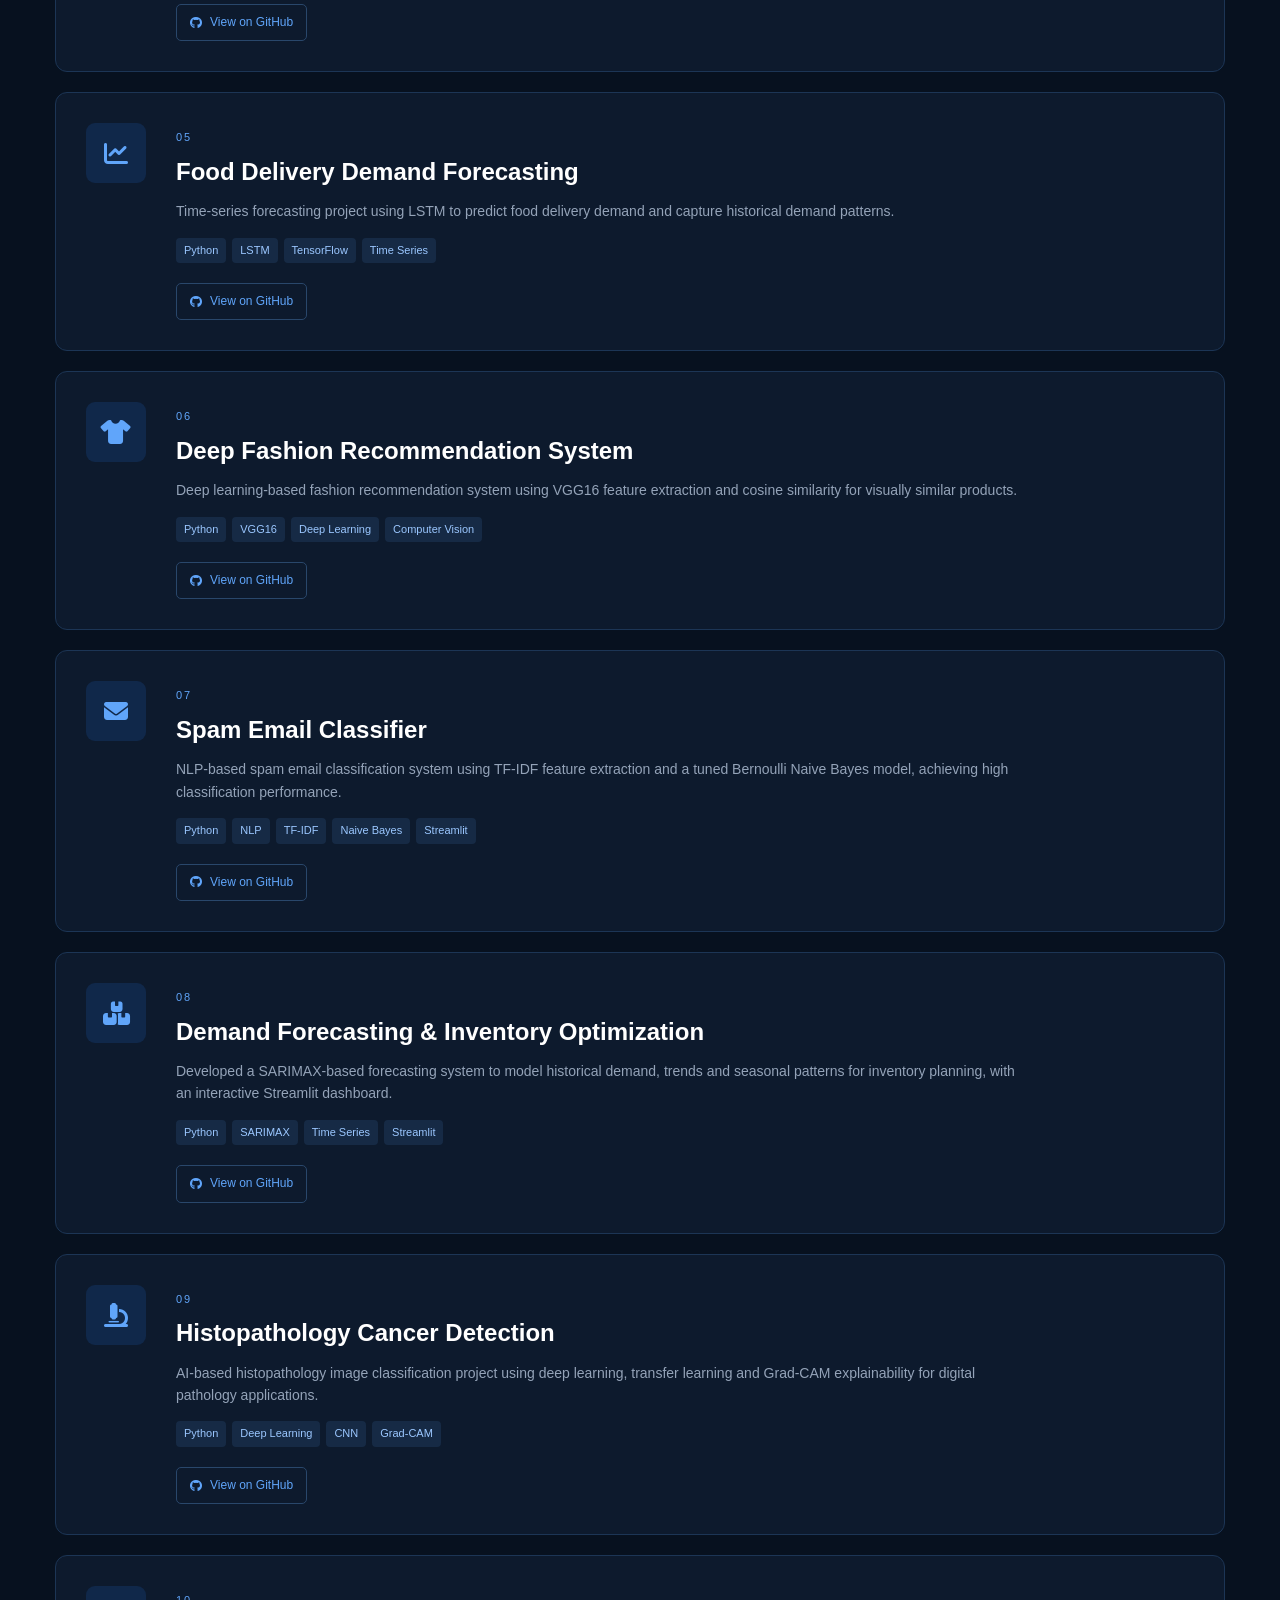
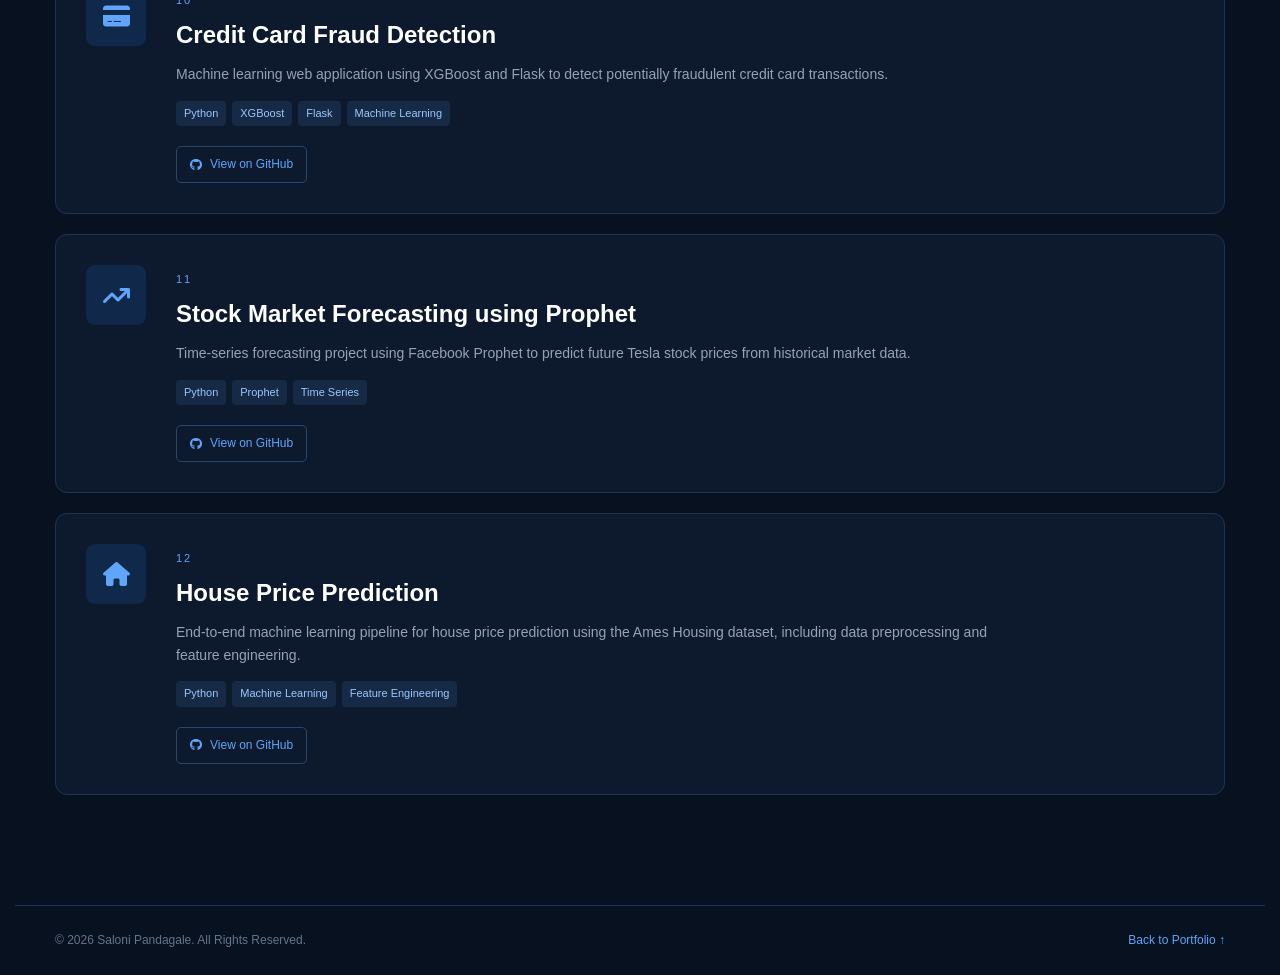
<file: projects.html>
<!DOCTYPE html>
<html lang="en">

<head>

    <meta charset="UTF-8">

    <meta name="viewport"
        content="width=device-width, initial-scale=1.0">

    <title>Projects | Saloni Pandagale</title>

    <link rel="stylesheet" href="style.css">

    <link rel="stylesheet"
        href="https://cdnjs.cloudflare.com/ajax/libs/font-awesome/6.5.2/css/all.min.css">

</head>


<body>


    <!-- ================= NAVBAR ================= -->

    <header>

        <nav class="navbar">

            <a href="index.html" class="logo">
                Saloni <span>Pandagale</span>
            </a>


            <ul class="nav-links">

                <li>
                    <a href="index.html#home">
                        Home
                    </a>
                </li>

                <li>
                    <a href="index.html#about">
                        About
                    </a>
                </li>

                <li>
                    <a href="index.html#education">
                        Education
                    </a>
                </li>

                <li>
                    <a href="index.html#experience">
                        Experience
                    </a>
                </li>

                <li>
                    <a href="index.html#projects">
                        Projects
                    </a>
                </li>

                <li>
                    <a href="index.html#skills">
                        Skills
                    </a>
                </li>

                <li>
                    <a href="index.html#contact">
                        Contact
                    </a>
                </li>

            </ul>


            <div class="menu-toggle">

                <i class="fas fa-bars"></i>

            </div>

        </nav>

    </header>



    <!-- ================= PROJECT HEADER ================= -->

    <section class="projects-page-header">

        <p class="small-heading">
            MY WORK
        </p>

        <h1>
            Projects
        </h1>

        <p>

            A collection of my Machine Learning, Deep Learning,
            Data Science, Analytics and Time-Series projects.

        </p>

        <a href="index.html"
            class="btn secondary-btn">

            <i class="fas fa-arrow-left"></i>
            Back to Portfolio

        </a>

    </section>



    <!-- ================= ALL PROJECTS ================= -->

    <section class="section all-projects">

                <!-- 1 -->

        <div class="full-project-card">

            <div class="full-project-icon">
                <i class="fas fa-skin lesion"></i>
            </div>

            <div class="full-project-content">

                <span class="project-number">
                    01
                </span>

                <h2>
                    Skin Lesion Segmentation using U-Net
                </h2>

                <p>
                    Developed a custom U-Net for pixel-level binary segmentation 
                    of dermoscopic skin lesions on 900 ISIC 2016 images, 
                    implementing encoder-decoder architecture, skip connections, 
                    image preprocessing, and BCE + Dice loss optimization.

                </p>

                <div class="tech-stack">

                    <span>TensorFlow</span>
                    <span>Keras</span>
                    <span>UNet</span>
                    <span>Image segmentation</span>

                </div>

                <a href="https://github.com/salonipandagale/Skin-Lesion-Segmentation-UNet"
                    target="_blank"
                    class="project-button">

                    <i class="fab fa-github"></i>
                    View on GitHub

                </a>

            </div>

        </div>

                <!-- 1 -->

        <div class="full-project-card">

            <div class="full-project-icon">
                <i class="fas fa-RAG-based"></i>
            </div>

            <div class="full-project-content">

                <span class="project-number">
                    02
                </span>

                <h2>
                    Evidence-Grounded RAG Document Intelligence
                </h2>

                <p>

                    An end-to-end Retrieval-Augmented Generation (RAG) system 
                    that answers questions from user-provided documents 
                    using semantic retrieval, FAISS vector search, and grounded text generation.
                </p>

                <div class="tech-stack">

                    <span>RAG</span>
                    <span>Semantic Embeddings</span>
                    <span>Similarity Search</span>
                    <span>FLAN-T5</span>
                    <span>LLM</span>

                </div>

                <a href="https://github.com/salonipandagale/Evidence-Grounded-RAG-Document-Intelligence"
                    target="_blank"
                    class="project-button">

                    <i class="fab fa-github"></i>
                    View on GitHub

                </a>
                <a href="https://evidence-grounded-rag-document.onrender.com/"
                    target="_blank"
                    class="live-button">

                    <i class="fab fa-github"></i>
                    Live demo

                </a>

            </div>

        </div>





        <!-- 1 -->

        <div class="full-project-card">

            <div class="full-project-icon">
                <i class="fas fa-solar-panel"></i>
            </div>

            <div class="full-project-content">

                <span class="project-number">
                    03
                </span>

                <h2>
                    Solar Panel Defect Classification
                </h2>

                <p>

                    Deep learning-based image classification system
                    that detects and classifies common solar panel
                    defects from uploaded images.

                </p>

                <div class="tech-stack">

                    <span>Python</span>
                    <span>TensorFlow</span>
                    <span>Keras</span>
                    <span>EfficientNet</span>
                    <span>Streamlit</span>

                </div>

                <a href="https://github.com/salonipandagale/Solar-Panel-Defect-Classification"
                    target="_blank"
                    class="project-button">

                    <i class="fab fa-github"></i>
                    View on GitHub

                </a>

            </div>

        </div>



        <!-- 2 -->

        <div class="full-project-card">

            <div class="full-project-icon">
                <i class="fas fa-cart-shopping"></i>
            </div>

            <div class="full-project-content">

                <span class="project-number">
                    04
                </span>

                <h2>
                    Customer Shopping Behavior Analytics
                </h2>

                <p>

                    Product analytics project exploring customer
                    behavior, purchasing patterns, segmentation,
                    revenue drivers and business insights using
                    Python, SQL and Power BI.

                </p>

                <div class="tech-stack">

                    <span>Python</span>
                    <span>SQL</span>
                    <span>Power BI</span>
                    <span>EDA</span>

                </div>

                <a href="https://github.com/salonipandagale/Customer-Shopping-Behavior-Analytics"
                    target="_blank"
                    class="project-button">

                    <i class="fab fa-github"></i>
                    View on GitHub

                </a>

            </div>

        </div>



        <!-- 3 -->

        <div class="full-project-card">

            <div class="full-project-icon">
                <i class="fas fa-chart-line"></i>
            </div>

            <div class="full-project-content">

                <span class="project-number">
                    05
                </span>

                <h2>
                    Food Delivery Demand Forecasting
                </h2>

                <p>

                    Time-series forecasting project using LSTM
                    to predict food delivery demand and capture
                    historical demand patterns.

                </p>

                <div class="tech-stack">

                    <span>Python</span>
                    <span>LSTM</span>
                    <span>TensorFlow</span>
                    <span>Time Series</span>

                </div>

                <a href="https://github.com/salonipandagale/Demand-Forecasting-Inventory-Optimization"
                    target="_blank"
                    class="project-button">

                    <i class="fab fa-github"></i>
                    View on GitHub

                </a>

            </div>

        </div>



        <!-- 4 -->

        <div class="full-project-card">

            <div class="full-project-icon">
                <i class="fas fa-shirt"></i>
            </div>

            <div class="full-project-content">

                <span class="project-number">
                    06
                </span>

                <h2>
                    Deep Fashion Recommendation System
                </h2>

                <p>

                    Deep learning-based fashion recommendation
                    system using VGG16 feature extraction and
                    cosine similarity for visually similar products.

                </p>

                <div class="tech-stack">

                    <span>Python</span>
                    <span>VGG16</span>
                    <span>Deep Learning</span>
                    <span>Computer Vision</span>

                </div>

                <a href="https://github.com/salonipandagale/Deep-fashion-recommendation-system"
                    target="_blank"
                    class="project-button">

                    <i class="fab fa-github"></i>
                    View on GitHub

                </a>

            </div>

        </div>



        <!-- 5 -->

        <div class="full-project-card">

            <div class="full-project-icon">
                <i class="fas fa-envelope"></i>
            </div>

            <div class="full-project-content">

                <span class="project-number">
                    07
                </span>

                <h2>
                    Spam Email Classifier
                </h2>

                <p>

                    NLP-based spam email classification system
                    using TF-IDF feature extraction and a tuned
                    Bernoulli Naive Bayes model, achieving high
                    classification performance.

                </p>

                <div class="tech-stack">

                    <span>Python</span>
                    <span>NLP</span>
                    <span>TF-IDF</span>
                    <span>Naive Bayes</span>
                    <span>Streamlit</span>

                </div>

                <a href="https://github.com/salonipandagale/Spam-Email-Classifier"
                    target="_blank"
                    class="project-button">

                    <i class="fab fa-github"></i>
                    View on GitHub

                </a>

            </div>

        </div>


        <!-- 7 -->

        <div class="full-project-card">

            <div class="full-project-icon">
                <i class="fas fa-boxes-stacked"></i>
            </div>

            <div class="full-project-content">

                <span class="project-number">
                    08
                </span>

                <h2>
                    Demand Forecasting & Inventory Optimization
                </h2>

                <p>

                    Developed a SARIMAX-based forecasting system
                    to model historical demand, trends and seasonal
                    patterns for inventory planning, with an
                    interactive Streamlit dashboard.

                </p>

                <div class="tech-stack">

                    <span>Python</span>
                    <span>SARIMAX</span>
                    <span>Time Series</span>
                    <span>Streamlit</span>

                </div>

                <a href="https://github.com/salonipandagale/Demand-Forecasting-Inventory-Optimization"
                    target="_blank"
                    class="project-button">

                    <i class="fab fa-github"></i>
                    View on GitHub

                </a>

            </div>

        </div>



        <!-- 8 -->

        <div class="full-project-card">

            <div class="full-project-icon">
                <i class="fas fa-microscope"></i>
            </div>

            <div class="full-project-content">

                <span class="project-number">
                    09
                </span>

                <h2>
                    Histopathology Cancer Detection
                </h2>

                <p>

                    AI-based histopathology image classification
                    project using deep learning, transfer learning
                    and Grad-CAM explainability for digital pathology
                    applications.

                </p>

                <div class="tech-stack">

                    <span>Python</span>
                    <span>Deep Learning</span>
                    <span>CNN</span>
                    <span>Grad-CAM</span>

                </div>

                <a href="https://github.com/salonipandagale/Histopathology-cancer-detection"
                    target="_blank"
                    class="project-button">

                    <i class="fab fa-github"></i>
                    View on GitHub

                </a>

            </div>

        </div>



        <!-- 9 -->

        <div class="full-project-card">

            <div class="full-project-icon">
                <i class="fas fa-credit-card"></i>
            </div>

            <div class="full-project-content">

                <span class="project-number">
                    10
                </span>

                <h2>
                    Credit Card Fraud Detection
                </h2>

                <p>

                    Machine learning web application using XGBoost
                    and Flask to detect potentially fraudulent
                    credit card transactions.

                </p>

                <div class="tech-stack">

                    <span>Python</span>
                    <span>XGBoost</span>
                    <span>Flask</span>
                    <span>Machine Learning</span>

                </div>

                <a href="https://github.com/salonipandagale/credit_card_fraud_detection"
                    target="_blank"
                    class="project-button">

                    <i class="fab fa-github"></i>
                    View on GitHub

                </a>

            </div>

        </div>



        <!-- 10 -->

        <div class="full-project-card">

            <div class="full-project-icon">
                <i class="fas fa-arrow-trend-up"></i>
            </div>

            <div class="full-project-content">

                <span class="project-number">
                    11
                </span>

                <h2>
                    Stock Market Forecasting using Prophet
                </h2>

                <p>

                    Time-series forecasting project using Facebook
                    Prophet to predict future Tesla stock prices
                    from historical market data.

                </p>

                <div class="tech-stack">

                    <span>Python</span>
                    <span>Prophet</span>
                    <span>Time Series</span>

                </div>

                <a href="https://github.com/salonipandagale/Stock-Market-Forecasting-using-Prophet"
                    target="_blank"
                    class="project-button">

                    <i class="fab fa-github"></i>
                    View on GitHub

                </a>

            </div>

        </div>



        <!-- 11 -->

        <div class="full-project-card">

            <div class="full-project-icon">
                <i class="fas fa-house"></i>
            </div>

            <div class="full-project-content">

                <span class="project-number">
                    12
                </span>

                <h2>
                    House Price Prediction
                </h2>

                <p>

                    End-to-end machine learning pipeline for house
                    price prediction using the Ames Housing dataset,
                    including data preprocessing and feature engineering.

                </p>

                <div class="tech-stack">

                    <span>Python</span>
                    <span>Machine Learning</span>
                    <span>Feature Engineering</span>

                </div>

                <a href="https://github.com/salonipandagale/House_Price_Prediction"
                    target="_blank"
                    class="project-button">

                    <i class="fab fa-github"></i>
                    View on GitHub

                </a>

            </div>

        </div>

    </section>



    <!-- ================= FOOTER ================= -->

    <footer>

        <p>
            © 2026 Saloni Pandagale. All Rights Reserved.
        </p>

        <a href="index.html">
            Back to Portfolio ↑
        </a>

    </footer>


    <script src="script.js"></script>

</body>

</html>
</file>
<file: style.css>
/* =====================================================
   GLOBAL
===================================================== */

* {
    margin: 0;
    padding: 0;
    box-sizing: border-box;
    scroll-behavior: smooth;
}

:root {
    --background: #07111f;
    --background-light: #0b1628;
    --card: #0d1a2d;
    --card-hover: #10213a;
    --border: #1c3555;

    --primary: #3b82f6;
    --primary-light: #60a5fa;

    --text: #f1f5f9;
    --text-light: #cbd5e1;
    --text-muted: #94a3b8;
    --text-dark: #64748b;
}

body {
    font-family: Arial, Helvetica, sans-serif;
    background: var(--background);
    color: var(--text);
    line-height: 1.6;
}

a {
    text-decoration: none;
    color: inherit;
}

ul {
    list-style: none;
}

section {
    scroll-margin-top: 85px;
}


/* =====================================================
   NAVBAR
===================================================== */

header {
    position: fixed;
    top: 0;
    width: 100%;
    z-index: 1000;

    background: rgba(7, 17, 31, 0.95);
    backdrop-filter: blur(10px);

    border-bottom: 1px solid var(--border);
}

.navbar {
    max-width: 1250px;
    height: 75px;

    margin: auto;
    padding: 0 25px;

    display: flex;
    align-items: center;
    justify-content: space-between;
}

.logo {
    font-size: 21px;
    font-weight: 700;
    color: white;
    white-space: nowrap;
}

.logo span {
    color: var(--primary-light);
}

.nav-links {
    display: flex;
    gap: 20px;
    align-items: center;
}

.nav-links a {
    color: var(--text-light);
    font-size: 13px;
    transition: 0.3s;
}

.nav-links a:hover {
    color: var(--primary-light);
}

.menu-toggle {
    display: none;
    font-size: 23px;
    cursor: pointer;
}


/* =====================================================
   HERO
===================================================== */

.hero {
    min-height: 100vh;
    max-width: 1250px;

    margin: auto;
    padding: 130px 40px 80px;

    display: flex;
    align-items: center;
    justify-content: space-between;

    gap: 80px;
}

.hero-content {
    flex: 1;
}

.small-heading {
    color: var(--primary-light);
    font-size: 13px;
    font-weight: bold;
    letter-spacing: 3px;
    margin-bottom: 12px;
}

.hero h1 {
    font-size: 60px;
    line-height: 1.1;
    margin-bottom: 15px;
    color: white;
}

.hero h1 span {
    color: var(--primary-light);
}

.hero h2 {
    font-size: 25px;
    color: var(--text-light);
    font-weight: 500;
    margin-bottom: 22px;
}

.hero-description {
    max-width: 650px;
    color: var(--text-muted);
    font-size: 16px;
    margin-bottom: 30px;
}

.hero-buttons {
    display: flex;
    gap: 14px;
    flex-wrap: wrap;
}

.btn {
    display: inline-flex;
    align-items: center;
    gap: 9px;

    padding: 11px 20px;

    border-radius: 7px;

    font-size: 14px;
    font-weight: 600;

    transition: 0.3s;
}

.primary-btn {
    background: var(--primary);
    color: white;
}

.primary-btn:hover {
    background: #2563eb;
    transform: translateY(-2px);
}

.secondary-btn {
    border: 1px solid #405979;
    color: white;
}

.secondary-btn:hover {
    border-color: var(--primary-light);
    color: var(--primary-light);
}

.social-links {
    display: flex;
    gap: 18px;
    margin-top: 28px;
}

.social-links a {
    width: 38px;
    height: 38px;

    display: flex;
    align-items: center;
    justify-content: center;

    border-radius: 7px;

    background: #0e1c31;
    border: 1px solid var(--border);

    color: var(--text-light);

    font-size: 18px;

    transition: 0.3s;
}

.social-links a:hover {
    color: var(--primary-light);
    border-color: var(--primary);
    transform: translateY(-3px);
}


/* =====================================================
   PROFILE IMAGE
===================================================== */

.hero-image {
    flex: 0 0 350px;

    display: flex;
    justify-content: center;
}

.image-circle {
    width: 310px;
    height: 310px;

    border-radius: 50%;
    overflow: hidden;

    border: 4px solid var(--primary);

    box-shadow: 0 0 35px rgba(59, 130, 246, 0.25);
}

.image-circle img {
    width: 100%;
    height: 100%;

    object-fit: cover;
}


/* =====================================================
   SECTIONS
===================================================== */

.section {
    max-width: 1250px;

    margin: auto;

    padding: 90px 40px;
}

.section-title {
    margin-bottom: 45px;
}

.section-title p {
    color: var(--primary-light);

    font-size: 12px;
    font-weight: bold;

    letter-spacing: 3px;

    margin-bottom: 7px;
}

.section-title h2 {
    font-size: 38px;
    color: white;
}

.section-title-row {
    display: flex;
    align-items: flex-end;
    justify-content: space-between;

    margin-bottom: 45px;
}

.section-title-row .section-title {
    margin-bottom: 0;
}

.view-all {
    color: var(--primary-light);
    font-size: 14px;
    display: flex;
    gap: 8px;
    align-items: center;
}

.view-all:hover {
    color: white;
}


/* =====================================================
   ABOUT
===================================================== */

.about-grid {
    display: grid;
    grid-template-columns: 2fr 1fr;

    gap: 70px;

    align-items: center;
}

.about-text p {
    color: var(--text-muted);

    font-size: 16px;

    margin-bottom: 18px;
}

.about-highlights {
    display: grid;
    grid-template-columns: 1fr 1fr;

    gap: 12px;
}

.about-badge {
    background: var(--card);

    border: 1px solid var(--border);

    padding: 18px 12px;

    border-radius: 9px;

    display: flex;
    flex-direction: column;

    align-items: center;
    justify-content: center;

    gap: 9px;

    color: var(--text-light);

    font-size: 13px;

    transition: 0.3s;
}

.about-badge i {
    color: var(--primary-light);
    font-size: 20px;
}

.about-badge:hover {
    border-color: var(--primary);
    transform: translateY(-3px);
}


/* =====================================================
   EDUCATION
===================================================== */

.timeline {
    border-left: 2px solid #274464;

    margin-left: 12px;
    padding-left: 30px;

    display: flex;
    flex-direction: column;

    gap: 35px;
}

.timeline-item {
    position: relative;
}

.timeline-dot {
    position: absolute;

    left: -39px;
    top: 6px;

    width: 14px;
    height: 14px;

    border-radius: 50%;

    background: var(--primary);

    box-shadow: 0 0 0 5px var(--background);
}

.timeline-content {
    background: var(--card);

    border: 1px solid var(--border);

    border-radius: 10px;

    padding: 25px;

    transition: 0.3s;
}

.timeline-content:hover {
    border-color: var(--primary);
    transform: translateX(4px);
}

.date {
    color: var(--primary-light);
    font-size: 13px;
}

.timeline-content h3 {
    color: white;
    font-size: 20px;
    margin: 7px 0;
}

.timeline-content h4 {
    color: var(--text-light);
    font-weight: normal;
    margin-bottom: 5px;
}

.timeline-content p {
    color: var(--text-muted);
}


/* =====================================================
   EXPERIENCE
===================================================== */

.experience-container {
    display: flex;
    flex-direction: column;
    gap: 22px;
}

.experience-card {
    background: var(--card);

    border: 1px solid var(--border);

    border-radius: 10px;

    padding: 28px;

    transition: 0.3s;
}

.experience-card:hover {
    border-color: var(--primary);
    transform: translateY(-3px);
}

.experience-header {
    display: flex;

    justify-content: space-between;

    gap: 20px;

    margin-bottom: 17px;
}

.experience-header h3 {
    color: white;
    font-size: 21px;
}

.experience-header h4 {
    color: var(--primary-light);
    font-weight: normal;
    margin-top: 3px;
}

.experience-card ul {
    list-style: none;
}

.experience-card li {
    color: var(--text-muted);

    padding-left: 20px;

    margin-bottom: 9px;

    position: relative;
}

.experience-card li::before {
    content: "•";

    position: absolute;
    left: 0;

    color: var(--primary-light);
}


/* =====================================================
   PROJECTS
===================================================== */

.projects-grid {
    display: grid;

    grid-template-columns: repeat(3, 1fr);

    gap: 18px;
}

.project-card {
    background: var(--card);

    border: 1px solid var(--border);

    border-radius: 10px;

    padding: 24px;

    display: flex;
    flex-direction: column;

    transition: 0.3s;
}

.project-card:hover {
    border-color: var(--primary);

    transform: translateY(-6px);

    background: var(--card-hover);
}

.project-icon {
    width: 43px;
    height: 43px;

    display: flex;
    align-items: center;
    justify-content: center;

    border-radius: 8px;

    background: #10284a;

    color: var(--primary-light);

    margin-bottom: 18px;

    font-size: 19px;
}

.project-card h3 {
    color: white;

    font-size: 18px;

    margin-bottom: 10px;
}

.project-card p {
    color: var(--text-muted);

    font-size: 13px;

    margin-bottom: 18px;
}

.tech-stack {
    display: flex;

    gap: 6px;

    flex-wrap: wrap;

    margin-top: auto;

    margin-bottom: 20px;
}

.tech-stack span {
    background: #162a45;

    color: #9bc7ff;

    padding: 4px 8px;

    border-radius: 4px;

    font-size: 11px;
}

.project-links {
    display: flex;
    gap: 10px;
}

.project-links a {
    color: var(--primary-light);

    border: 1px solid #29476b;

    padding: 7px 11px;

    border-radius: 5px;

    font-size: 12px;

    transition: 0.3s;
}

.project-links a:hover {
    background: var(--primary);
    border-color: var(--primary);
    color: white;
}


/* =====================================================
   SKILLS
===================================================== */

.skills-container {
    display: grid;

    grid-template-columns: repeat(3, 1fr);

    gap: 18px;
}

.skill-category {
    background: var(--card);

    border: 1px solid var(--border);

    border-radius: 9px;

    padding: 23px;
}

.skill-category h3 {
    color: white;

    font-size: 16px;

    margin-bottom: 16px;

    display: flex;
    gap: 9px;
    align-items: center;
}

.skill-category h3 i {
    color: var(--primary-light);
}

.skill-list {
    display: flex;

    flex-wrap: wrap;

    gap: 7px;
}

.skill-list span {
    background: #162a45;

    color: #a9d0ff;

    border-radius: 4px;

    padding: 5px 9px;

    font-size: 11px;
}


/* =====================================================
   OPEN SOURCE
===================================================== */

.opensource-card {
    background: var(--card);

    border: 1px solid var(--border);

    border-radius: 12px;

    padding: 30px;

    display: flex;

    gap: 25px;
}

.opensource-icon {
    width: 55px;
    height: 55px;

    flex-shrink: 0;

    display: flex;

    align-items: center;
    justify-content: center;

    background: #162a45;

    color: #fbbf24;

    border-radius: 9px;

    font-size: 25px;
}

.opensource-content {
    flex: 1;
}

.opensource-header {
    display: flex;

    justify-content: space-between;

    margin-bottom: 12px;
}

.opensource-header h3 {
    color: white;

    font-size: 22px;
}

.highlight {
    color: #60a5fa !important;

    font-weight: bold;

    margin-top: 2px;
}

.opensource-year {
    color: var(--text-dark);
}

.opensource-content > p {
    color: var(--text-muted);

    font-size: 14px;
}

.opensource-stats {
    display: flex;

    gap: 55px;

    margin-top: 22px;
}

.opensource-stats div {
    display: flex;

    flex-direction: column;
}

.opensource-stats strong {
    color: white;

    font-size: 25px;
}

.opensource-stats span {
    color: var(--text-dark);

    font-size: 12px;
}


/* =====================================================
   CERTIFICATIONS
===================================================== */

.certifications-grid {
    display: grid;

    grid-template-columns: repeat(2, 1fr);

    gap: 20px;
}

.certification-card {
    background: var(--card);

    border: 1px solid var(--border);

    border-radius: 10px;

    padding: 24px;

    display: flex;

    gap: 18px;

    transition: 0.3s;
}

.certification-card:hover {
    border-color: var(--primary);
    transform: translateY(-3px);
}

.cert-icon {
    width: 45px;
    height: 45px;

    flex-shrink: 0;

    display: flex;

    align-items: center;
    justify-content: center;

    background: #10284a;

    color: var(--primary-light);

    border-radius: 7px;
}

.cert-year {
    float: right;

    color: var(--text-dark);

    font-size: 12px;
}

.certification-card h3 {
    color: white;

    font-size: 17px;

    margin-bottom: 3px;
}

.certification-card p {
    color: var(--text-muted);

    font-size: 13px;
}

.cert-provider {
    color: var(--primary-light);

    font-size: 12px;
}


/* =====================================================
   POR
===================================================== */

.por-grid {
    display: grid;

    grid-template-columns: repeat(3, 1fr);

    gap: 18px;
}

.por-card {
    background: var(--card);

    border: 1px solid var(--border);

    border-radius: 10px;

    padding: 24px;

    transition: 0.3s;
}

.por-card:hover {
    border-color: var(--primary);

    transform: translateY(-4px);
}

.por-icon {
    width: 42px;
    height: 42px;

    background: #10284a;

    color: var(--primary-light);

    border-radius: 7px;

    display: flex;

    align-items: center;
    justify-content: center;

    margin-bottom: 16px;
}

.por-date {
    color: var(--primary-light);

    font-size: 11px;
}

.por-card h3 {
    color: white;

    font-size: 17px;

    margin-top: 5px;
}

.por-card h4 {
    color: var(--text-light);

    font-size: 12px;

    font-weight: normal;

    margin-bottom: 15px;
}

.por-card p {
    color: var(--text-muted);

    font-size: 13px;

    margin-bottom: 10px;
}


/* =====================================================
   ACHIEVEMENTS
===================================================== */

.achievement-list {
    display: flex;

    flex-direction: column;

    gap: 12px;

    max-width: 900px;
}

.achievement {
    display: flex;

    align-items: center;

    gap: 16px;

    background: var(--card);

    border: 1px solid var(--border);

    border-radius: 8px;

    padding: 17px 20px;
}

.achievement i {
    color: #fbbf24;

    font-size: 18px;

    width: 22px;
}

.achievement p {
    color: var(--text-light);

    font-size: 13px;
}


/* =====================================================
   CONTACT
===================================================== */

.contact-section {
    text-align: center;
}

.contact-description {
    max-width: 600px;

    margin: -20px auto 30px;

    color: var(--text-muted);
}

.contact-links {
    display: flex;

    justify-content: center;

    gap: 12px;

    flex-wrap: wrap;
}

.contact-links a {
    border: 1px solid var(--border);

    padding: 10px 18px;

    border-radius: 6px;

    color: var(--text-light);

    font-size: 13px;

    transition: 0.3s;
}

.contact-links a:hover {
    color: var(--primary-light);

    border-color: var(--primary);
}


/* =====================================================
   PROJECTS PAGE
===================================================== */

.projects-page-header {
    max-width: 1100px;

    margin: auto;

    padding: 150px 40px 70px;

    text-align: center;
}

.projects-page-header h1 {
    font-size: 55px;

    color: white;

    margin-bottom: 15px;
}

.projects-page-header > p:not(.small-heading) {
    color: var(--text-muted);

    max-width: 650px;

    margin: 0 auto 25px;
}

.all-projects {
    padding-top: 30px;
}

.full-project-card {
    display: flex;

    gap: 30px;

    background: var(--card);

    border: 1px solid var(--border);

    border-radius: 12px;

    padding: 30px;

    margin-bottom: 20px;

    transition: 0.3s;
}

.full-project-card:hover {
    border-color: var(--primary);

    transform: translateY(-3px);
}

.full-project-icon {
    width: 60px;
    height: 60px;

    flex-shrink: 0;

    display: flex;

    align-items: center;
    justify-content: center;

    background: #10284a;

    border-radius: 9px;

    color: var(--primary-light);

    font-size: 24px;
}

.full-project-content {
    flex: 1;
}

.project-number {
    color: var(--primary-light);

    font-size: 11px;

    letter-spacing: 2px;
}

.full-project-content h2 {
    color: white;

    font-size: 24px;

    margin: 4px 0 9px;
}

.full-project-content p {
    color: var(--text-muted);

    font-size: 14px;

    max-width: 850px;

    margin-bottom: 15px;
}

.project-button {
    display: inline-flex;

    align-items: center;

    gap: 8px;

    color: var(--primary-light);

    border: 1px solid #29476b;

    padding: 8px 13px;

    border-radius: 5px;

    font-size: 12px;

    transition: 0.3s;
}

.project-button:hover {
    background: var(--primary);

    color: white;

    border-color: var(--primary);
}


/* =====================================================
   FOOTER
===================================================== */

footer {
    border-top: 1px solid var(--border);

    padding: 25px 40px;

    display: flex;

    justify-content: space-between;

    align-items: center;

    max-width: 1250px;

    margin: auto;

    color: var(--text-dark);

    font-size: 12px;
}

footer a {
    color: var(--primary-light);
}


/* =====================================================
   TABLET
===================================================== */

@media (max-width: 1100px) {

    .nav-links {
        gap: 12px;
    }

    .nav-links a {
        font-size: 11px;
    }

    .projects-grid {
        grid-template-columns: repeat(2, 1fr);
    }

    .skills-container {
        grid-template-columns: repeat(2, 1fr);
    }

    .por-grid {
        grid-template-columns: 1fr;
    }

}


/* =====================================================
   MOBILE
===================================================== */

@media (max-width: 850px) {

    .nav-links {
        position: absolute;

        top: 75px;
        left: 0;

        width: 100%;

        background: var(--background);

        border-bottom: 1px solid var(--border);

        flex-direction: column;

        padding: 25px;

        display: none;
    }

    .nav-links.active {
        display: flex;
    }

    .nav-links a {
        font-size: 14px;
    }

    .menu-toggle {
        display: block;
    }

    .hero {
        flex-direction: column-reverse;

        text-align: center;

        padding-top: 120px;
    }

    .hero-image {
        flex: auto;
    }

    .hero-buttons,
    .social-links {
        justify-content: center;
    }

    .hero h1 {
        font-size: 45px;
    }

    .hero h2 {
        font-size: 21px;
    }

    .about-grid {
        grid-template-columns: 1fr;
    }

    .projects-grid {
        grid-template-columns: 1fr;
    }

    .skills-container {
        grid-template-columns: 1fr;
    }

    .certifications-grid {
        grid-template-columns: 1fr;
    }

    .section-title-row {
        align-items: flex-start;

        flex-direction: column;

        gap: 10px;
    }

    .experience-header {
        flex-direction: column;

        gap: 4px;
    }

    .opensource-card {
        flex-direction: column;
    }

    .full-project-card {
        flex-direction: column;
    }

    .projects-page-header h1 {
        font-size: 42px;
    }

}


/* =====================================================
   SMALL MOBILE
===================================================== */

@media (max-width: 500px) {

    .navbar {
        padding: 0 18px;
    }

    .logo {
        font-size: 18px;
    }

    .hero {
        padding-left: 20px;
        padding-right: 20px;
    }

    .hero h1 {
        font-size: 37px;
    }

    .hero h2 {
        font-size: 19px;
    }

    .image-circle {
        width: 245px;
        height: 245px;
    }

    .section {
        padding: 70px 20px;
    }

    .section-title h2 {
        font-size: 31px;
    }

    .about-highlights {
        grid-template-columns: 1fr 1fr;
    }

    .opensource-stats {
        gap: 25px;
    }

    footer {
        padding: 20px;

        flex-direction: column;

        gap: 10px;
    }

}
</file>
